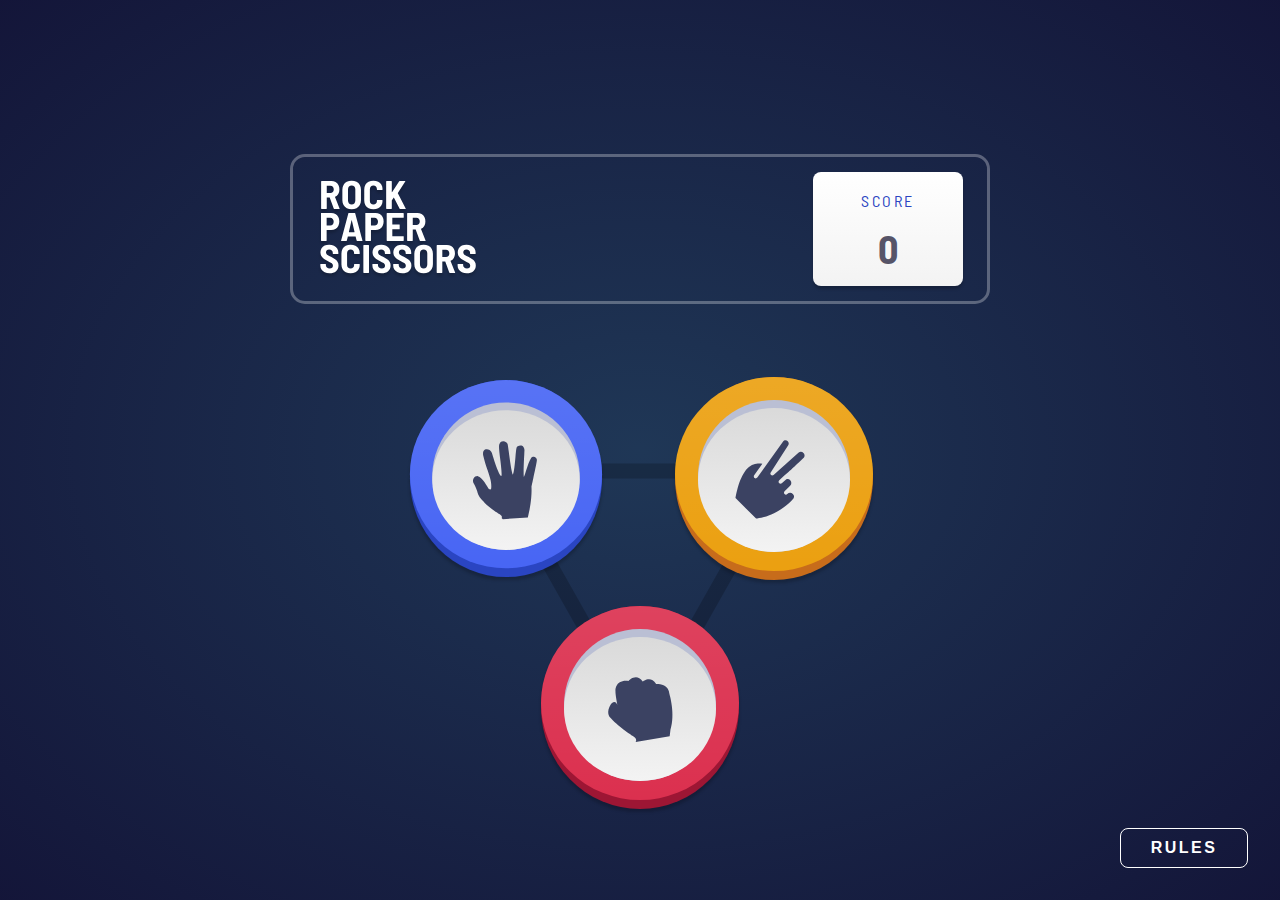
<file: index.html>
<!DOCTYPE html>
<html lang="en">
  <head>
    <meta charset="UTF-8" />
    <meta name="viewport" content="width=device-width, initial-scale=1.0" />

    <link
      rel="icon" type="image/png" sizes="32x32" href="./images/favicon-32x32.png" />
    <link rel="preconnect" href="https://fonts.googleapis.com" />
    <link rel="preconnect" href="https://fonts.gstatic.com" crossorigin />
    <link href="https://fonts.googleapis.com/css2?family=Barlow+Semi+Condensed:wght@600;700&display=swap" rel="stylesheet" />

    <link rel="stylesheet" href="style.css" />
    <!-- <link rel="stylesheet" href="style.scss" /> -->

    <title>Frontend Mentor | Rock, Paper, Scissors</title>
  </head>
  <body>
    <div class="parent-container">
      <div class="parent">
        <div class="score-panel">
          <div class="score-panel-container">
            <div id="logo">
              <img src="/images/logo.svg" alt="logo" />
            </div>
            <div id="score-container">
              <div id="score-title">score</div>
              <div id="score-value">0</div>
            </div>
          </div>
        </div>
        <div class="game-area">
          <div id="step-one">
            <div class="step-one-container">
              <div id="bg-triangle">
                <img src="/extra/mobile-bg-triangle.svg" alt="bg-triangle" />
              </div>
              <div class="choice one" >
                <div class="choice-one paper">
                  <img src="/extra/mobile-full-paper.svg" alt="paper" id="paper" />
                </div>
              </div>
              <div class="choice two" >
                <div class="choice-two scissors">
                  <img src="/extra/mobile-full-scissors.svg" alt="scissors" id="scissors" />
                </div>
              </div>
              <div class="choice three">
                <div class="choice-three rock">
                  <img src="/extra/mobile-full-rock.svg" alt="rock" id="rock" />
                </div>
              </div>
            </div>
          </div>
          <div id="step-two">
            <div class="step-two-container">
              <div class="player selection">
                <div id="player-selection">
                  <div class="you icon-wrapper">
                    <img src="extra/mobile-full-rock.svg" alt="rock" />
                  </div>
                  <div class="player-title">
                    <p>YOU PICKED</p>
                  </div>
                </div>
              </div>
              <div class="computer selection">
                <div id="computer-selection">
                  <div class="house icon-wrapper">
                    <!-- <img src="/extra/pre-house-icon.svg" alt="step-two-scissors" /> -->
                    <img src="extra/mobile-full-scissors.svg" alt="scissors" />
                  </div>
                  <div class="computer-title">
                    <p>THE HOUSE PICKED</p>
                  </div>
                </div>
              </div>
            </div>
            <div class="step-three">
              <div class="status-container">
                <div class="status win">
                  <p>YOU WIN</p>
                </div>
                <div class="status lose">
                  <p>YOU LOSE</p>
                </div>
              </div>
              <div id="play-again-button">
                <button type="button">PLAY AGAIN</button>
              </button>
            </div>
          </div>
        </div>
        <div class="rules button">
          <button id="rules-button" type="button">rules</button>
        </div>

        <!-- Modal Component -->
        <div id="rules-modal-background" class="rules-modal-background hidden">
          <div id="rules-modal-container" class="modal hidden">
            <div id="modal">
              <div id="modal-header">
                <p>RULES</p>
                <div id="close-btn">
                  <svg xmlns="http://www.w3.org/2000/svg" width="20" height="20" viewBox="0 0 20 20" fill="none"><path opacity="0.25" fill-rule="evenodd" clip-rule="evenodd" d="M19.0919 2.12132L16.9706 0L9.54594 7.42462L2.12132 0L0 2.12132L7.42462 9.54594L0 16.9706L2.12132 19.0919L9.54594 11.6673L16.9706 19.0919L19.0919 16.9706L11.6673 9.54594L19.0919 2.12132Z" fill="#3B4262" />
                  </svg>
                </div>
              </div>
              <div id="modal-content">
                <div id="modal-content-image">
                  <img src="extra/desktop-rules-modal.svg" alt="desktop-rules-modal" />
                </div>
              </div>
            </div>
          </div>
        </div>
      </div>
    </div>
    <script type="text/javascript" src="logic/index.js"></script>
  </body>
</html>
</file>
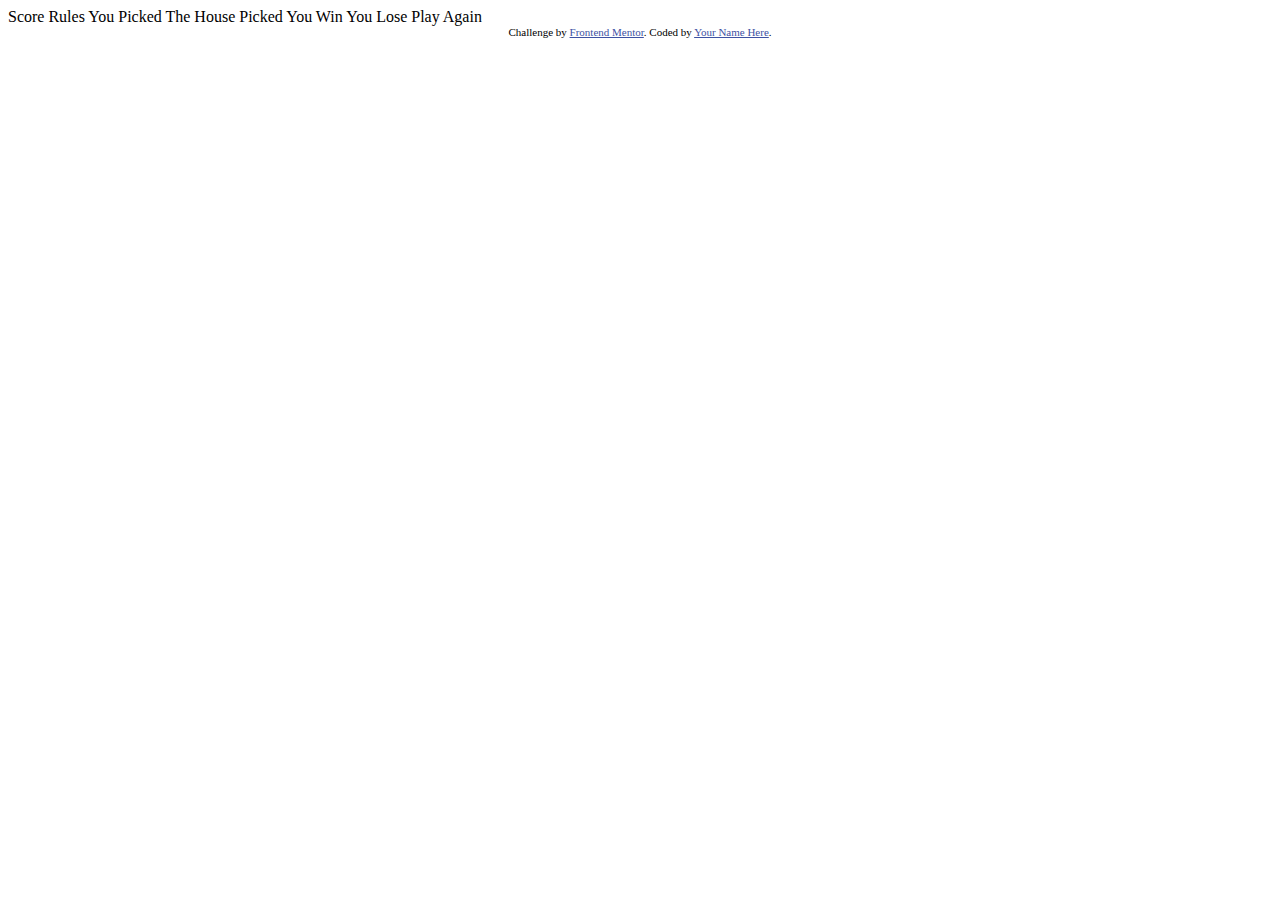
<file: rock-paper-scissors-master/index.html>
<!DOCTYPE html>
<html lang="en">
<head>
  <meta charset="UTF-8">
  <meta name="viewport" content="width=device-width, initial-scale=1.0"> <!-- displays site properly based on user's device -->

  <link rel="icon" type="image/png" sizes="32x32" href="./images/favicon-32x32.png">
  
  <title>Frontend Mentor | Rock, Paper, Scissors</title>

  Score
  Rules

  You Picked
  The House Picked

  You Win
  You Lose

  Play Again

  <!-- Feel free to remove these styles or customise in your own stylesheet 👍 -->
  <style>
    .attribution { font-size: 11px; text-align: center; }
    .attribution a { color: hsl(228, 45%, 44%); }
  </style>
</head>
<body>


  
  <div class="attribution">
    Challenge by <a href="https://www.frontendmentor.io?ref=challenge" target="_blank">Frontend Mentor</a>. 
    Coded by <a href="#">Your Name Here</a>.
  </div>
</body>
</html>
</file>
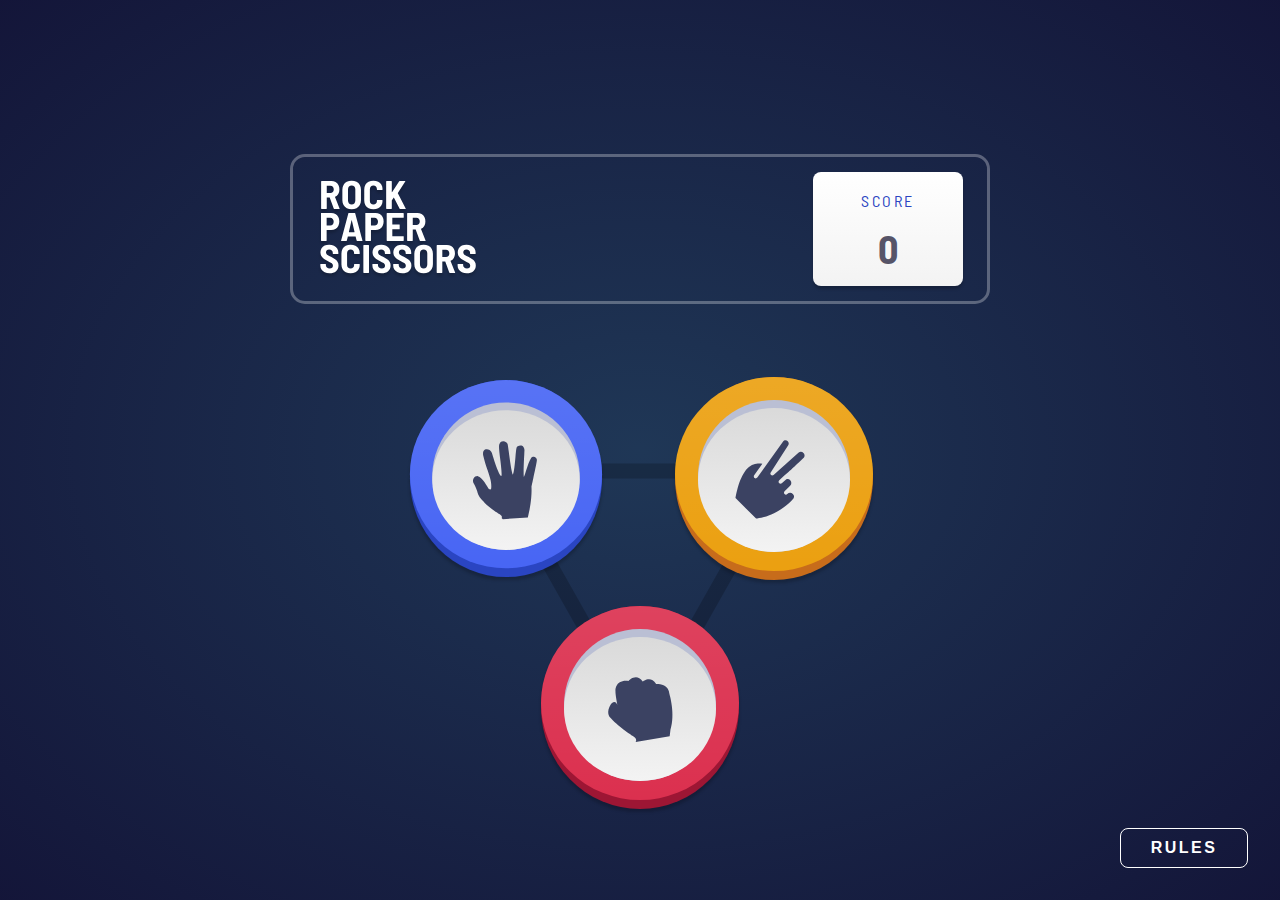
<file: redo/markup.html>
<!DOCTYPE html>
<html lang="en">
  <head>
    <meta charset="UTF-8" />
    <meta name="viewport" content="width=device-width, initial-scale=1.0" />

    <link
      rel="icon" type="image/png" sizes="32x32" href="./images/favicon-32x32.png" />
    <link rel="preconnect" href="https://fonts.googleapis.com" />
    <link rel="preconnect" href="https://fonts.gstatic.com" crossorigin />
    <link href="https://fonts.googleapis.com/css2?family=Barlow+Semi+Condensed:wght@600;700&display=swap" rel="stylesheet" />

    <link rel="stylesheet" href="style.css" />
    <!-- <link rel="stylesheet" href="style.scss" /> -->

    <title>Frontend Mentor | Rock, Paper, Scissors</title>
  </head>
  <body>
    <div class="parent-container">
      <div class="parent">
        <div class="score-panel">
          <div class="score-panel-container">
            <div id="logo">
              <img src="../images/logo.svg" alt="logo" />
            </div>
            <div id="score-container">
              <div id="score-title">score</div>
              <div id="score-value">0</div>
            </div>
          </div>
        </div>
        <div class="game-area">
          <div id="step-one">
            <div class="step-one-container">
              <div id="bg-triangle">
                <img src="../extra/mobile-bg-triangle.svg" alt="bg-triangle" />
              </div>
              <div class="choice one" >
                <div class="choice-one paper">
                  <img src="../extra/mobile-full-paper.svg" alt="paper" id="paper" />
                </div>
              </div>
              <div class="choice two" >
                <div class="choice-two scissors">
                  <img src="../extra/mobile-full-scissors.svg" alt="scissors" id="scissors" />
                </div>
              </div>
              <div class="choice three">
                <div class="choice-three rock">
                  <img src="../extra/mobile-full-rock.svg" alt="rock" id="rock" />
                </div>
              </div>
            </div>
          </div>
          <div id="step-two">
            <div class="step-two-container">
              <div class="player selection">
                <div id="player-selection">
                  <div class="you icon-wrapper">
                    <img src="../extra/mobile-full-rock.svg" alt="rock" />
                  </div>
                  <div class="player-title">
                    <p>YOU PICKED</p>
                  </div>
                </div>
              </div>
              <div class="computer selection">
                <div id="computer-selection">
                  <div class="house icon-wrapper">
                    <!-- <img src="/extra/pre-house-icon.svg" alt="step-two-scissors" /> -->
                    <img src="../extra/mobile-full-scissors.svg" alt="scissors" />
                  </div>
                  <div class="computer-title">
                    <p>THE HOUSE PICKED</p>
                  </div>
                </div>
              </div>
            </div>
            <div class="step-three">
              <div class="status-container">
                <div class="status win">
                  <p>YOU WIN</p>
                </div>
                <div class="status lose">
                  <p>YOU LOSE</p>
                </div>
              </div>
              <div class="play-again-button">
                <button type="button">PLAY AGAIN</button>
              </button>
            </div>
          </div>
        </div>
        <div class="rules button">
          <button id="rules-button" type="button">rules</button>
        </div>

        <!-- Modal Component -->
        <div id="rules-modal-background" class="rules-modal-background hidden">
          <div id="rules-modal-container" class="modal hidden">
            <div id="modal">
              <div id="modal-header">
                <p>RULES</p>
                <div id="close-btn">
                  <svg
                    xmlns="http://www.w3.org/2000/svg"
                    width="20"
                    height="20"
                    viewBox="0 0 20 20"
                    fill="none"
                  >
                    <path
                      opacity="0.25"
                      fill-rule="evenodd"
                      clip-rule="evenodd"
                      d="M19.0919 2.12132L16.9706 0L9.54594 7.42462L2.12132 0L0 2.12132L7.42462 9.54594L0 16.9706L2.12132 19.0919L9.54594 11.6673L16.9706 19.0919L19.0919 16.9706L11.6673 9.54594L19.0919 2.12132Z"
                      fill="#3B4262"
                    />
                  </svg>
                </div>
              </div>
              <div id="modal-content">
                <div id="modal-content-image">
                  <img
                    src="../extra/desktop-rules-modal.svg"
                    alt="desktop-rules-modal"
                  />
                </div>
              </div>
            </div>
          </div>
        </div>
      </div>
    </div>
    <script type="text/javascript" src="../logic/index.js"></script>
  </body>
</html>
</file>
<file: style.css>
* {
  padding: 0;
  margin: 0;
  box-sizing: border-box;
}

body {
  color: #fff;
  text-transform: uppercase;
  font-family: Barlow Semi Condensed;
  text-align: center;
  line-height: normal;
  font-style: normal;
}

.parent-container {
  display: flex;
  justify-content: center;
  align-self: center;
  height: 100vh;
  width: 100vw;
  background: radial-gradient(hsl(214, 47%, 23%), hsl(237, 49%, 15%));
  position: relative;
  overflow: hidden;
}

.parent {
  display: flex;
  flex-direction: column;
  justify-content: space-evenly;
  align-items: center;
  width: 52%;
  min-width: 311px;
  height: 100%;
}
@media only screen and (min-width: 768px) {
  .parent {
    min-width: 700px;
  }
}

.score-panel {
  width: 100%;
  height: 96px;
  border-radius: 5px;
  border: 3px solid rgba(255, 255, 255, 0.29);
}
.score-panel .score-panel-container {
  display: flex;
  justify-content: space-between;
  align-items: center;
  width: 100%;
  height: 100%;
  padding: 0 12px;
}
.score-panel .score-panel-container #logo {
  width: 83px;
  height: 48px;
  place-self: center;
}
.score-panel .score-panel-container #logo img {
  content: url("extra/mobile-logo.svg");
}
.score-panel .score-panel-container #score-container {
  display: flex;
  flex-direction: column;
  justify-content: space-evenly;
  border-radius: 8px;
  background: linear-gradient(0deg, #f3f3f3 0%, #fff 100%);
  box-shadow: 0px 3px 3px 0px rgba(0, 0, 0, 0.2);
  width: 80px;
  height: 72px;
}
.score-panel .score-panel-container #score-container #score-value {
  color: #565468;
  font-size: 40px;
  font-weight: 700;
  line-height: 40px;
}
.score-panel .score-panel-container #score-container #score-title {
  color: #2a45c2;
  font-size: 10px;
  line-height: normal;
  letter-spacing: 1.563px;
}
@media only screen and (min-width: 768px) {
  .score-panel {
    height: 150px;
    border-radius: 15px;
  }
  .score-panel .score-panel-container {
    padding: 0 24px;
  }
  .score-panel .score-panel-container #logo {
    width: 162px;
    height: 99px;
  }
  .score-panel .score-panel-container #logo img {
    content: url("images/logo.svg");
  }
  .score-panel .score-panel-container #score-container {
    width: 150px;
    height: 114px;
  }
  .score-panel .score-panel-container #score-container #score-title {
    font-size: 16px;
    letter-spacing: 2.5px;
  }
  .score-panel .score-panel-container #score-container #score-value {
    font-size: 40px;
    line-height: 40px;
  }
}

.game-area {
  width: 100%;
}

#step-one {
  display: flex;
  justify-content: center;
  align-items: center;
}

.step-one-container {
  position: relative;
  display: flex;
  justify-content: center;
  align-items: center;
  width: 166px;
  height: 188px;
}
@media only screen and (min-width: 768px) {
  .step-one-container {
    width: 254px;
    height: 287px;
  }
  .step-one-container #bg-triangle {
    content: url("images/bg-triangle.svg");
  }
}

.choice {
  position: absolute;
  display: flex;
  justify-content: center;
  align-items: center;
  width: 136px;
  height: 136px;
}
@media only screen and (min-width: 768px) {
  .choice {
    width: 252px;
    height: 248px;
  }
  .choice .choice-one img {
    width: 198px;
    height: 203px;
  }
}

.choice:hover {
  background: rgba(210, 210, 210, 0.06);
  border-radius: 50%;
  cursor: pointer;
}

@media only screen and (min-width: 768px) {
  .choice-one img {
    content: url("extra/desktop-full-paper.svg");
  }
}

.choice.one {
  top: -50px;
  right: 100px;
}
@media only screen and (min-width: 768px) {
  .choice.one {
    top: -100px;
    right: 135px;
  }
}

@media only screen and (min-width: 768px) {
  .choice-two img {
    content: url("extra/desktop-full-scissors.svg");
  }
}

.choice.two {
  top: -50px;
  left: 100px;
}
@media only screen and (min-width: 768px) {
  .choice.two {
    top: -100px;
    left: 135px;
  }
}

@media only screen and (min-width: 768px) {
  .choice-three img {
    content: url("extra/desktop-full-rock.svg");
  }
}

.choice.three {
  bottom: -50px;
}
@media only screen and (min-width: 768px) {
  .choice.three {
    bottom: -90px;
  }
}

#step-two {
  width: 100%;
  height: 45vh;
  display: flex;
  flex-direction: column;
  justify-content: space-between;
}
@media only screen and (min-width: 768px) {
  #step-two {
    justify-content: normal;
  }
}

.step-two-container {
  display: flex;
  justify-content: flex-end;
  align-items: center;
  position: relative;
}
.step-two-container .selection {
  display: flex;
  justify-content: flex-start;
  align-items: flex-end;
}
@media only screen and (min-width: 768px) {
  .step-two-container .selection {
    align-items: flex-start;
  }
}
.step-two-container .player.selection {
  width: 50%;
  height: 180px;
}
.step-two-container .player.selection #player-selection {
  display: flex;
}
.step-two-container .player.selection #player-selection .you.icon-wrapper {
  display: flex;
  justify-content: center;
  align-items: center;
  width: 288px;
  height: 288px;
  position: absolute;
  top: -75px;
  left: -75px;
}
@media only screen and (min-width: 768px) {
  .step-two-container .player.selection #player-selection .you.icon-wrapper {
    width: 730px;
    height: 730px;
    top: -120px;
    left: -320px;
  }
  .step-two-container .player.selection #player-selection .you.icon-wrapper img {
    width: 293px;
  }
}
.step-two-container .player.selection #player-selection .win {
  background: radial-gradient(rgba(210, 210, 210, 0.12) 40%, rgba(210, 210, 210, 0.07) 40%, rgba(210, 210, 210, 0.07) 55%, rgba(210, 210, 210, 0.02) 55%);
  border-radius: 50%;
}
.step-two-container .player.selection #player-selection .player-title {
  display: flex;
  justify-content: center;
  align-items: center;
  width: 143px;
  height: 32px;
}
@media only screen and (min-width: 768px) {
  .step-two-container .player.selection #player-selection .player-title {
    z-index: 4;
  }
}
.step-two-container .computer.selection {
  width: 50%;
  height: 180px;
  justify-content: flex-end;
  align-items: flex-end;
}
@media only screen and (min-width: 768px) {
  .step-two-container .computer.selection {
    align-items: flex-start;
  }
}
.step-two-container .computer.selection #computer-selection {
  display: flex;
}
.step-two-container .computer.selection #computer-selection .house.icon-wrapper {
  display: flex;
  justify-content: center;
  align-items: center;
  width: 288px;
  height: 288px;
  position: absolute;
  top: -75px;
  right: -75px;
}
@media only screen and (min-width: 768px) {
  .step-two-container .computer.selection #computer-selection .house.icon-wrapper {
    width: 730px;
    height: 730px;
    top: -120px;
    right: -320px;
  }
  .step-two-container .computer.selection #computer-selection .house.icon-wrapper img {
    width: 293px;
  }
}
.step-two-container .computer.selection .win {
  background: radial-gradient(rgba(210, 210, 210, 0.12) 40%, rgba(210, 210, 210, 0.07) 40%, rgba(210, 210, 210, 0.07) 55%, rgba(210, 210, 210, 0.02) 55%);
  border-radius: 50%;
}
.step-two-container .computer.selection .computer-title {
  display: flex;
  justify-content: center;
  align-items: center;
  width: 130px;
  height: 32px;
}

#player-selection,
#computer-selection {
  display: flex;
  flex-direction: column;
  justify-content: space-evenly;
}

.step-three {
  display: flex;
  flex-direction: column;
  justify-content: center;
  align-items: center;
  height: 135px;
  z-index: 5;
}
.step-three .status-container .status {
  text-shadow: 0px 3px 3px rgba(0, 0, 0, 0.2);
  font-size: 56px;
  font-weight: 700;
}
.step-three .status-container .status.win, .step-three .status-container .status.lose {
  display: none;
}
.step-three #play-again-button {
  display: flex;
  align-items: center;
  justify-content: center;
  width: 220px;
  height: 48px;
  border: none;
  border-radius: 8px;
  background: #FFF;
  box-shadow: 0px 3px 3px 0px rgba(0, 0, 0, 0.2);
}
.step-three #play-again-button :hover {
  cursor: pointer;
  color: #DB2E4D;
}
.step-three #play-again-button button {
  color: #3B4262;
  font-size: 16px;
  font-weight: 600;
  border: none;
  letter-spacing: 2.5px;
  background: #FFF;
}

.rules.button {
  display: flex;
  justify-content: center;
  align-items: center;
  position: relative;
  bottom: -80px;
}
@media only screen and (min-width: 768px) {
  .rules.button {
    position: absolute;
    right: 32px;
    bottom: 32px;
  }
}

#rules-button:hover {
  cursor: pointer;
  background: #fff;
  color: #3b4262;
  transition: 0.5s;
}

#rules-button {
  text-transform: uppercase;
  width: 128px;
  height: 40px;
  border-radius: 8px;
  border: 1px solid #fff;
  background: none;
  color: #fff;
  font-size: 16px;
  font-weight: 600;
  letter-spacing: 2.5px;
}

/* Modal Component */
.rules-modal-background {
  width: 100vw;
  height: 100vh;
  position: absolute;
  top: 0;
  left: 0;
  display: flex;
  justify-content: center;
  align-items: center;
  background: rgba(0, 0, 0, 0.3137254902);
  z-index: 6;
}

#rules-modal-container {
  width: 100%;
  height: 100%;
  border-radius: 8px;
  background: #FFF;
  box-shadow: 0px 3px 3px 0px rgba(0, 0, 0, 0.2);
  position: absolute;
  z-index: 6;
}
@media only screen and (min-width: 768px) {
  #rules-modal-container {
    width: 400px;
    height: 415px;
  }
}
#rules-modal-container #modal {
  display: flex;
  flex-direction: column;
  justify-content: space-between;
  height: 70%;
}
@media only screen and (min-width: 768px) {
  #rules-modal-container #modal {
    height: auto;
  }
}
#rules-modal-container #modal #modal-header {
  color: #3B4262;
  display: flex;
  justify-content: center;
  width: 100%;
}
@media only screen and (min-width: 768px) {
  #rules-modal-container #modal #modal-header {
    justify-content: center;
    align-items: center;
  }
}
#rules-modal-container #modal #modal-header p {
  display: flex;
  justify-content: center;
  align-items: flex-end;
  width: 100%;
  height: 100px;
  font-family: Barlow Semi Condensed;
  font-size: 32px;
  font-weight: 700;
  line-height: 32px;
}
@media only screen and (min-width: 768px) {
  #rules-modal-container #modal #modal-header p {
    color: #3B4262;
    justify-content: flex-start;
    align-items: center;
    padding-left: 32px;
  }
}
#rules-modal-container #modal #modal-header #close-btn {
  position: absolute;
  width: 100%;
  bottom: 66px;
  place-self: center;
}
#rules-modal-container #modal #modal-header #close-btn :hover {
  cursor: pointer;
}
#rules-modal-container #modal #modal-header #close-btn :hover svg path {
  fill: #DB2E4D;
  opacity: 1;
}
@media only screen and (min-width: 768px) {
  #rules-modal-container #modal #modal-header #close-btn {
    position: static;
    display: flex;
    place-self: auto;
    justify-content: flex-end;
    padding-right: 32px;
  }
}

/* Modal Switch*/
.hidden {
  display: none;
}

#step-two {
  display: none;
}

.step-three {
  visibility: hidden;
}

@keyframes rotation {
  from {
    transform: rotateX(0);
    opacity: 0;
  }
  to {
    transform: rotateX(360deg);
    opacity: 1;
  }
}
@keyframes fadeIn {
  from {
    opacity: 0;
  }
  to {
    opacity: 1;
  }
}
.house {
  animation: rotation 1s backwards;
  animation-delay: 0.5s;
}

.status-container {
  animation: fadeIn 3s;
}/*# sourceMappingURL=style.css.map */
</file>
<file: redo/style.css>
* {
  padding: 0;
  margin: 0;
  box-sizing: border-box;
}

body {
  color: #fff;
  text-transform: uppercase;
  font-family: Barlow Semi Condensed;
  text-align: center;
  line-height: normal;
  font-style: normal;
}

.parent-container {
  display: flex;
  justify-content: center;
  align-self: center;
  height: 100vh;
  width: 100vw;
  background: radial-gradient(hsl(214, 47%, 23%), hsl(237, 49%, 15%));
  position: relative;
  overflow: hidden;
}

.parent {
  display: flex;
  flex-direction: column;
  justify-content: space-evenly;
  align-items: center;
  width: 52%;
  min-width: 311px;
  height: 100%;
}
@media only screen and (min-width: 768px) {
  .parent {
    min-width: 700px;
  }
}

.score-panel {
  width: 100%;
  height: 96px;
  border-radius: 5px;
  border: 3px solid rgba(255, 255, 255, 0.29);
}
.score-panel .score-panel-container {
  display: flex;
  justify-content: space-between;
  align-items: center;
  width: 100%;
  height: 100%;
  padding: 0 12px;
}
.score-panel .score-panel-container #logo {
  width: 83px;
  height: 48px;
  place-self: center;
}
.score-panel .score-panel-container #logo img {
  content: url("../extra/mobile-logo.svg");
}
.score-panel .score-panel-container #score-container {
  display: flex;
  flex-direction: column;
  justify-content: space-evenly;
  border-radius: 8px;
  background: linear-gradient(0deg, #f3f3f3 0%, #fff 100%);
  box-shadow: 0px 3px 3px 0px rgba(0, 0, 0, 0.2);
  width: 80px;
  height: 72px;
}
.score-panel .score-panel-container #score-container #score-value {
  color: #565468;
  font-size: 40px;
  font-weight: 700;
  line-height: 40px; /* 100% */
}
.score-panel .score-panel-container #score-container #score-title {
  color: #2a45c2;
  font-size: 10px;
  line-height: normal;
  letter-spacing: 1.563px;
}
@media only screen and (min-width: 768px) {
  .score-panel {
    height: 150px;
    border-radius: 15px;
  }
  .score-panel .score-panel-container {
    padding: 0 24px;
  }
  .score-panel .score-panel-container #logo {
    width: 162px;
    height: 99px;
  }
  .score-panel .score-panel-container #logo img {
    content: url("../images/logo.svg");
  }
  .score-panel .score-panel-container #score-container {
    width: 150px;
    height: 114px;
  }
  .score-panel .score-panel-container #score-container #score-title {
    font-size: 16px;
    letter-spacing: 2.5px;
  }
  .score-panel .score-panel-container #score-container #score-value {
    font-size: 40px;
    line-height: 40px;
  }
}

.game-area {
  width: 100%;
}

#step-one {
  display: flex;
  justify-content: center;
  align-items: center;
}

.step-one-container {
  position: relative;
  display: flex;
  justify-content: center;
  align-items: center;
  width: 166px;
  height: 188px;
}
@media only screen and (min-width: 768px) {
  .step-one-container {
    width: 254px;
    height: 287px;
  }
  .step-one-container #bg-triangle {
    content: url("../images/bg-triangle.svg");
  }
}

.choice {
  position: absolute;
  display: flex;
  justify-content: center;
  align-items: center;
  width: 136px;
  height: 136px;
}
@media only screen and (min-width: 768px) {
  .choice {
    width: 252px;
    height: 248px;
  }
  .choice .choice-one img {
    width: 198px;
    height: 203px;
  }
}

.choice:hover {
  background: rgba(210, 210, 210, 0.06);
  border-radius: 50%;
  cursor: pointer;
}

@media only screen and (min-width: 768px) {
  .choice-one img {
    content: url("../extra/desktop-full-paper.svg");
  }
}

.choice.one {
  top: -50px;
  right: 100px;
}
@media only screen and (min-width: 768px) {
  .choice.one {
    top: -100px;
    right: 135px;
  }
}

@media only screen and (min-width: 768px) {
  .choice-two img {
    content: url("../extra/desktop-full-scissors.svg");
  }
}

.choice.two {
  top: -50px;
  left: 100px;
}
@media only screen and (min-width: 768px) {
  .choice.two {
    top: -100px;
    left: 135px;
  }
}

@media only screen and (min-width: 768px) {
  .choice-three img {
    content: url("../extra/desktop-full-rock.svg");
  }
}

.choice.three {
  bottom: -50px;
}
@media only screen and (min-width: 768px) {
  .choice.three {
    bottom: -90px;
  }
}

#step-two {
  width: 100%;
  height: 45vh;
  display: flex;
  flex-direction: column;
  justify-content: space-between;
}
@media only screen and (min-width: 768px) {
  #step-two {
    justify-content: normal;
  }
}

.step-two-container {
  display: flex;
  justify-content: flex-end;
  align-items: center;
  position: relative;
}
.step-two-container .selection {
  display: flex;
  justify-content: flex-start;
  align-items: flex-end;
}
@media only screen and (min-width: 768px) {
  .step-two-container .selection {
    align-items: flex-start;
  }
}
.step-two-container .player.selection {
  width: 50%;
  height: 180px;
}
.step-two-container .player.selection #player-selection {
  display: flex;
}
.step-two-container .player.selection #player-selection .you.icon-wrapper {
  display: flex;
  justify-content: center;
  align-items: center;
  width: 288px;
  height: 288px;
  position: absolute;
  top: -75px;
  left: -75px;
}
@media only screen and (min-width: 768px) {
  .step-two-container .player.selection #player-selection .you.icon-wrapper {
    width: 730px;
    height: 730px;
    top: -120px;
    left: -320px;
  }
  .step-two-container .player.selection #player-selection .you.icon-wrapper img {
    width: 293px;
  }
}
.step-two-container .player.selection #player-selection .win {
  background: radial-gradient(rgba(210, 210, 210, 0.12) 40%, rgba(210, 210, 210, 0.07) 40%, rgba(210, 210, 210, 0.07) 55%, rgba(210, 210, 210, 0.02) 55%);
  border-radius: 50%;
}
.step-two-container .player.selection #player-selection .player-title {
  display: flex;
  justify-content: center;
  align-items: center;
  width: 143px;
  height: 32px;
}
@media only screen and (min-width: 768px) {
  .step-two-container .player.selection #player-selection .player-title {
    z-index: 4;
  }
}
.step-two-container .computer.selection {
  width: 50%;
  height: 180px;
  justify-content: flex-end;
  align-items: flex-end;
}
@media only screen and (min-width: 768px) {
  .step-two-container .computer.selection {
    align-items: flex-start;
  }
}
.step-two-container .computer.selection #computer-selection {
  display: flex;
}
.step-two-container .computer.selection #computer-selection .house.icon-wrapper {
  display: flex;
  justify-content: center;
  align-items: center;
  width: 288px;
  height: 288px;
  position: absolute;
  top: -75px;
  right: -75px;
}
@media only screen and (min-width: 768px) {
  .step-two-container .computer.selection #computer-selection .house.icon-wrapper {
    width: 730px;
    height: 730px;
    top: -120px;
    right: -320px;
  }
  .step-two-container .computer.selection #computer-selection .house.icon-wrapper img {
    width: 293px;
  }
}
.step-two-container .computer.selection .win {
  background: radial-gradient(rgba(210, 210, 210, 0.12) 40%, rgba(210, 210, 210, 0.07) 40%, rgba(210, 210, 210, 0.07) 55%, rgba(210, 210, 210, 0.02) 55%);
  border-radius: 50%;
}
.step-two-container .computer.selection .computer-title {
  display: flex;
  justify-content: center;
  align-items: center;
  width: 130px;
  height: 32px;
}

#player-selection,
#computer-selection {
  display: flex;
  flex-direction: column;
  justify-content: space-evenly;
}

.step-three {
  display: flex;
  flex-direction: column;
  justify-content: center;
  align-items: center;
  height: 135px;
  z-index: 5;
}
.step-three .status-container .status {
  text-shadow: 0px 3px 3px rgba(0, 0, 0, 0.2);
  font-size: 56px;
  font-weight: 700;
}
.step-three .status-container .status.win, .step-three .status-container .status.lose {
  display: none;
}
.step-three .play-again-button {
  display: flex;
  align-items: center;
  justify-content: center;
  width: 220px;
  height: 48px;
  border: none;
  border-radius: 8px;
  background: linear-gradient(0deg, #F3F3F3 0%, #FFF 100%);
  box-shadow: 0px 3px 3px 0px rgba(0, 0, 0, 0.2);
}
@media only screen and (min-width: 768px) {
  .step-three .play-again-button :hover {
    cursor: pointer;
    color: #DB2E4D;
  }
}
.step-three .play-again-button :hover {
  cursor: pointer;
  color: #DB2E4D;
}
.step-three .play-again-button button {
  color: #3B4262;
  font-size: 16px;
  font-weight: 600;
  border: none;
  letter-spacing: 2.5px;
}
.step-three .play-again-button button :hover {
  cursor: pointer;
  color: #DB2E4D;
}

.rules.button {
  display: flex;
  justify-content: center;
  align-items: center;
  position: relative;
  bottom: -80px;
}
@media only screen and (min-width: 768px) {
  .rules.button {
    position: absolute;
    right: 32px;
    bottom: 32px;
  }
}

#rules-button:hover {
  cursor: pointer;
  background: #fff;
  color: #3b4262;
  transition: 0.5s;
}

#rules-button {
  text-transform: uppercase;
  width: 128px;
  height: 40px;
  border-radius: 8px;
  border: 1px solid #fff;
  background: none;
  color: #fff;
  font-size: 16px;
  font-weight: 600;
  letter-spacing: 2.5px;
}

/* Modal Component */
.rules-modal-background {
  width: 100vw;
  height: 100vh;
  position: absolute;
  top: 0;
  left: 0;
  display: flex;
  justify-content: center;
  align-items: center;
  background: rgba(0, 0, 0, 0.3137254902);
}

#rules-modal-container {
  width: 100%;
  height: 100%;
  border-radius: 8px;
  background: #FFF;
  box-shadow: 0px 3px 3px 0px rgba(0, 0, 0, 0.2);
  position: absolute;
}
@media only screen and (min-width: 768px) {
  #rules-modal-container {
    width: 400px;
    height: 415px;
  }
}
#rules-modal-container #modal {
  display: flex;
  flex-direction: column;
  justify-content: space-between;
  height: 70%;
}
@media only screen and (min-width: 768px) {
  #rules-modal-container #modal {
    height: auto;
  }
}
#rules-modal-container #modal #modal-header {
  color: #3B4262;
  display: flex;
  justify-content: center;
  width: 100%;
}
@media only screen and (min-width: 768px) {
  #rules-modal-container #modal #modal-header {
    justify-content: center;
    align-items: center;
  }
}
#rules-modal-container #modal #modal-header p {
  display: flex;
  justify-content: center;
  align-items: flex-end;
  width: 100%;
  height: 100px;
  font-family: Barlow Semi Condensed;
  font-size: 32px;
  font-weight: 700;
  line-height: 32px;
}
@media only screen and (min-width: 768px) {
  #rules-modal-container #modal #modal-header p {
    color: #3B4262;
    justify-content: flex-start;
    align-items: center;
    padding-left: 32px;
  }
}
#rules-modal-container #modal #modal-header #close-btn {
  position: absolute;
  width: 100%;
  bottom: 66px;
  place-self: center;
}
#rules-modal-container #modal #modal-header #close-btn :hover {
  cursor: pointer;
}
#rules-modal-container #modal #modal-header #close-btn :hover svg path {
  fill: #DB2E4D;
  opacity: 1;
}
@media only screen and (min-width: 768px) {
  #rules-modal-container #modal #modal-header #close-btn {
    position: static;
    display: flex;
    place-self: auto;
    justify-content: flex-end;
    padding-right: 32px;
  }
}

/* Modal Switch*/
.hidden {
  display: none;
}

#step-two {
  display: none;
}

.step-three {
  visibility: hidden;
}

@keyframes rotation {
  from {
    transform: rotateX(0);
    opacity: 0;
  }
  to {
    transform: rotateX(360deg);
    opacity: 1;
  }
}
@keyframes fadeIn {
  from {
    opacity: 0;
  }
  to {
    opacity: 1;
  }
}
.house {
  animation: rotation 1s backwards;
  animation-delay: 0.5s;
}

.status-container {
  animation: fadeIn 3s;
}/*# sourceMappingURL=style.css.map */
</file>
